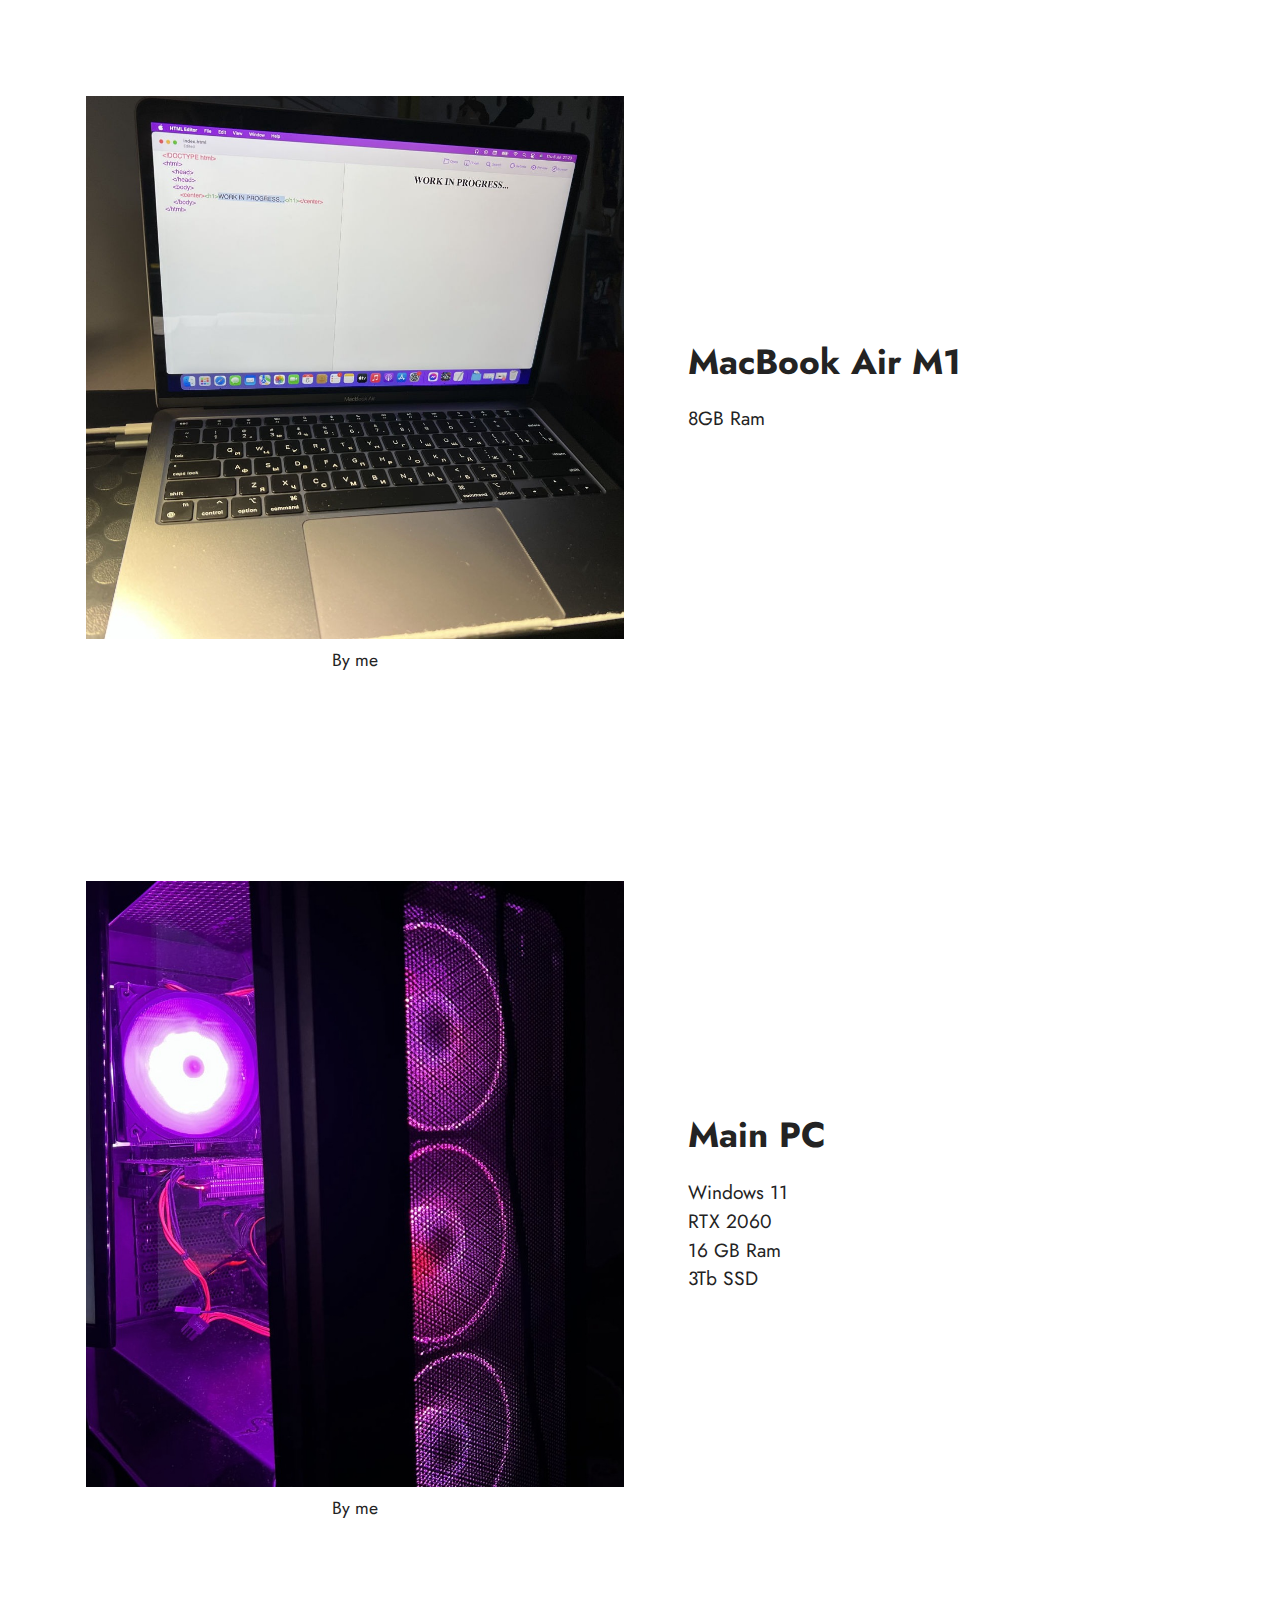
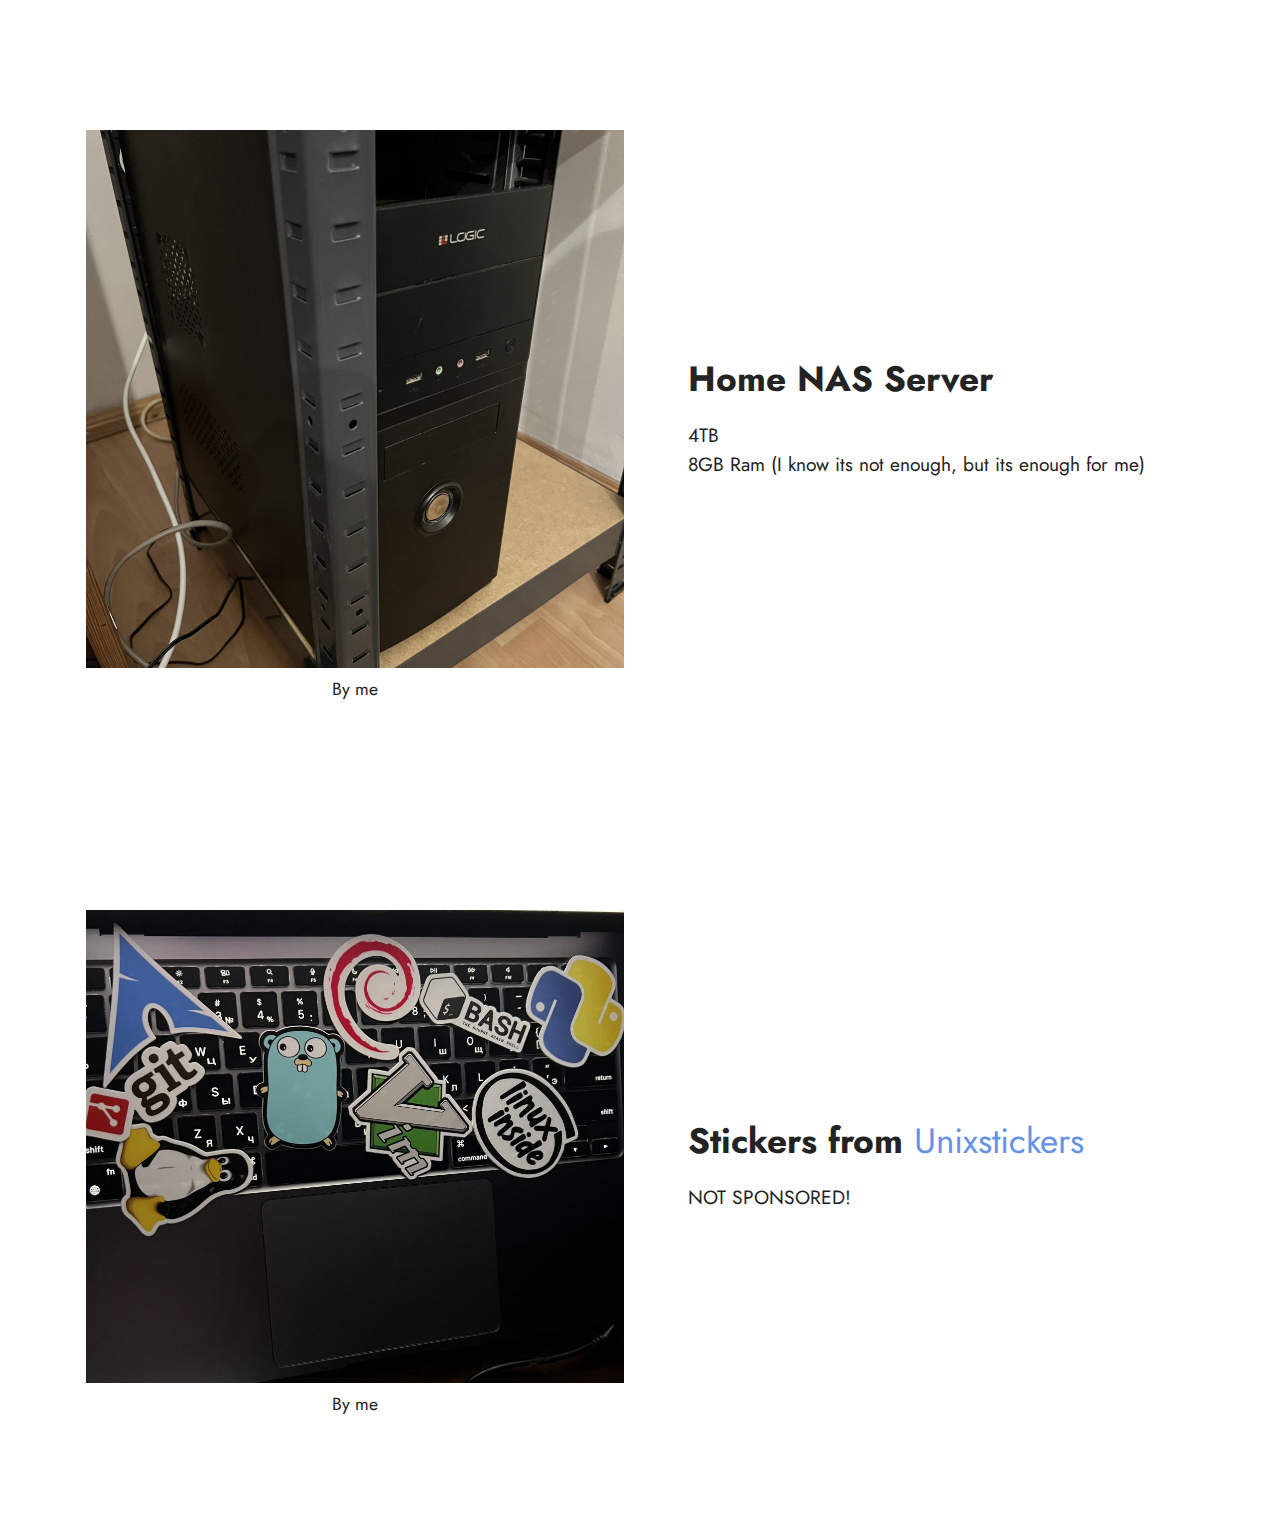
<file: tech/index.html>
<!DOCTYPE html>
<html  >
<head>
    
  
  <title>tech</title>
  <link rel="stylesheet" href="assets/tether/tether.min.css">
  <link rel="stylesheet" href="assets/bootstrap/css/bootstrap.min.css">
  <link rel="stylesheet" href="assets/bootstrap/css/bootstrap-grid.min.css">
  <link rel="stylesheet" href="assets/bootstrap/css/bootstrap-reboot.min.css">
  <link rel="stylesheet" href="assets/theme/css/style.css">
  <link rel="preload" as="style" href="assets/mobirise/css/mbr-additional.css"><link rel="stylesheet" href="assets/mobirise/css/mbr-additional.css" type="text/css">
  
  
  
  
</head>
<body>
  
  <section class="image1 cid-tJggxknP5L" id="image1-q">
    

    

    <div class="container">
        <div class="row align-items-center">
            <div class="col-12 col-lg-6">
                <div class="image-wrapper">
                    <img src="assets/images/macbook-1076x1076.jpeg" alt="macbook">
                    <p class="mbr-description mbr-fonts-style pt-2 align-center display-4">By me</p>
                </div>
            </div>
            <div class="col-12 col-lg">
                <div class="text-wrapper">
                    <h3 class="mbr-section-title mbr-fonts-style mb-3 display-5">
                        <strong>MacBook Air M1</strong></h3>
                    <p class="mbr-text mbr-fonts-style display-7">
                        8GB Ram</p>
                </div>
            </div>
        </div>
    </div>
</section>

<section class="image1 cid-tJggysM1te" id="image1-s">
    

    

    <div class="container">
        <div class="row align-items-center">
            <div class="col-12 col-lg-6">
                <div class="image-wrapper">
                    <img src="assets/images/img-30-1076x1076.jpeg" alt="pl">
                    <p class="mbr-description mbr-fonts-style pt-2 align-center display-4">
                    By me</p>
                </div>
            </div>
            <div class="col-12 col-lg">
                <div class="text-wrapper">
                    <h3 class="mbr-section-title mbr-fonts-style mb-3 display-5">
                        <strong>Main PC</strong></h3>
                    <p class="mbr-text mbr-fonts-style display-7">
                        Windows 11<br>RTX 2060<br>16 GB Ram<br>3Tb SSD</p>
                </div>
            </div>
        </div>
    </div>
</section>

<section class="image1 cid-tJggyjqedk" id="image1-r">
    

    

    <div class="container">
        <div class="row align-items-center">
            <div class="col-12 col-lg-6">
                <div class="image-wrapper">
                    <img src="assets/images/img-31-1076x1076.jpg" alt="">
                    <p class="mbr-description mbr-fonts-style pt-2 align-center display-4">
                    By me</p>
                </div>
            </div>
            <div class="col-12 col-lg">
                <div class="text-wrapper">
                    <h3 class="mbr-section-title mbr-fonts-style mb-3 display-5"><strong>Home NAS Server</strong></h3>
                    <p class="mbr-text mbr-fonts-style display-7">4TB<br>8GB Ram (I know its not enough, but its enough for me)</p>
                </div>
            </div>
        </div>
    </div>
</section>

<section class="image1 cid-tJggyYnpMl" id="image1-t">
    

    

    <div class="container">
        <div class="row align-items-center">
            <div class="col-12 col-lg-6">
                <div class="image-wrapper">
                    <img src="assets/images/img-26-1076x1076.jpeg" alt="">
                    <p class="mbr-description mbr-fonts-style pt-2 align-center display-4">
                    By me</p>
                </div>
            </div>
            <div class="col-12 col-lg">
                <div class="text-wrapper">
                    <h3 class="mbr-section-title mbr-fonts-style mb-3 display-5"><strong>Stickers from <a href="https://www.stickermule.com/en-de/unixstickers" class="text-primary" target="_blank">Unixstickers</a></strong></h3>
                    <p class="mbr-text mbr-fonts-style display-7">
                        NOT SPONSORED!</p>
                </div>
            </div>
        </div>
    </div>
</body>
</html>
</file>
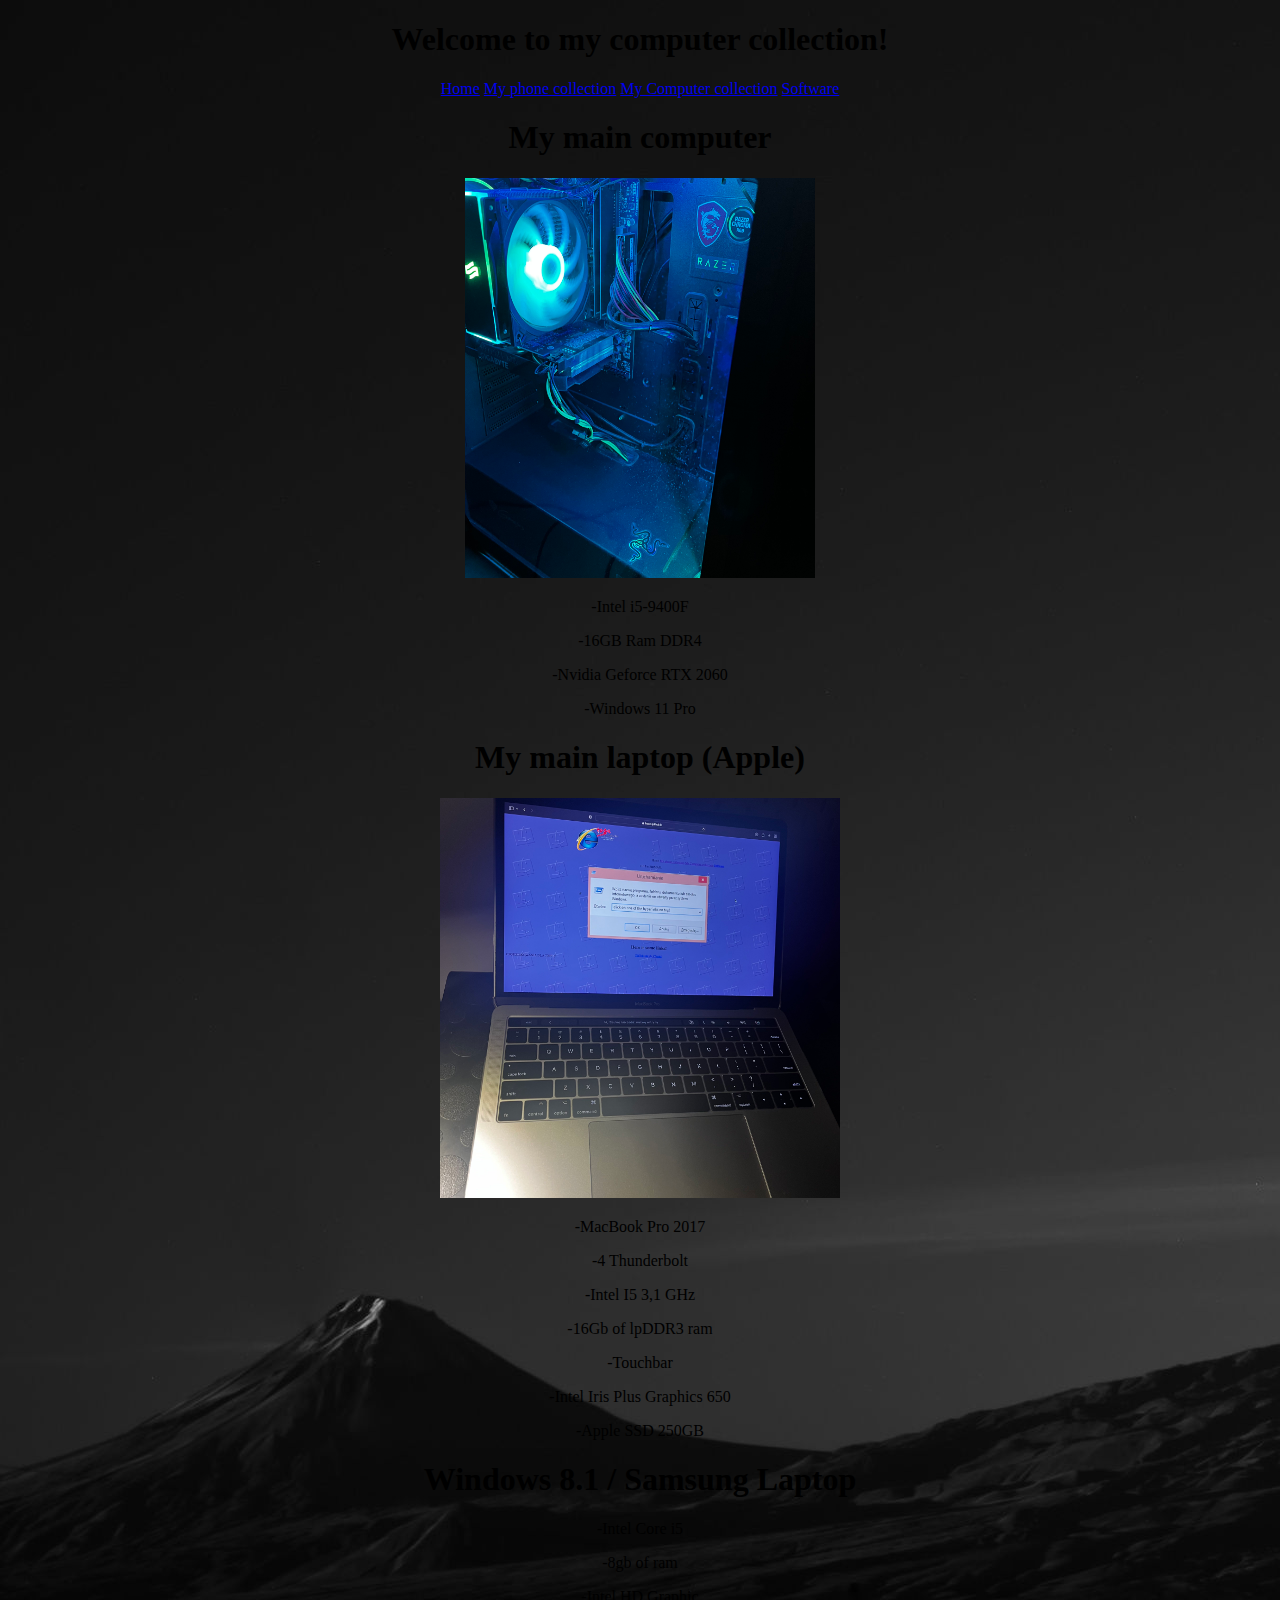
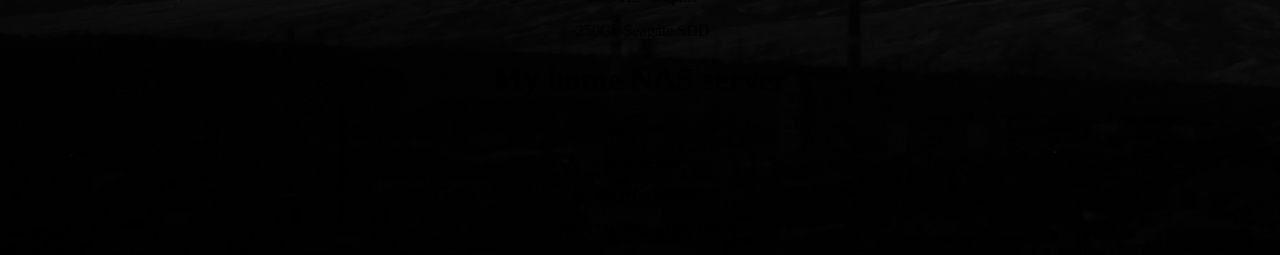
<file: mypcs.html>
<!DOCTYPE html>
<html>
	<head>
	<center>

		
	<title>My Computers and laptops</title>
	<link rel="stylesheet" href="style.css">
		<meta charset=utf-8">
		
		
		
			</style>
	</head>
	
	<body>
	
	<h1>Welcome to my computer collection!</h1>
	
	<a href="index.html">Home</a>
	<a href="myphones.html">My phone collection</a>
	<a href="mypcs.html">My Computer collection</a>
  <a href="soft.html">Software</a>
	
		<h1>My main computer</h1>
		<img src="images\PC/MainPC.jpg" alt="iPhone 13 mini" width="350" height="400">

			<p>-Intel i5-9400F</p>
			<p>-16GB Ram DDR4</p>
			<p>-Nvidia Geforce RTX 2060</p>
			<p>-Windows 11 Pro</p>
		<h1>My main laptop (Apple)</h1>
		<img src="images\PC/MacBook.jpg" alt="iPhone 13 mini" width="400" height="400">
			<p>-MacBook Pro 2017</p>
			<p>-4 Thunderbolt
			<p>-Intel I5 3,1 GHz</p>
			<p>-16Gb of lpDDR3 ram</p>
			<p>-Touchbar</p>
			<p>-Intel Iris Plus Graphics 650</p>
			<p>-Apple SSD 250GB</p>
		<h1>Windows 8.1 / Samsung Laptop</h1>
			<p>-Intel Core i5</p>
			<p>-8gb of ram</p>
			<p>-Intel HD Graphic</p>
			<p>-250Gb Seagate SDD</p>
		<h1>My home NAS server</h2>
			<p>-Intel Core i3</p>
			<p>-8GB of ram</p>
			<p>-Intel HD Graphic</p>
			<p>-2TB (1TB SSD + 1TB HDD)</p>
</file>
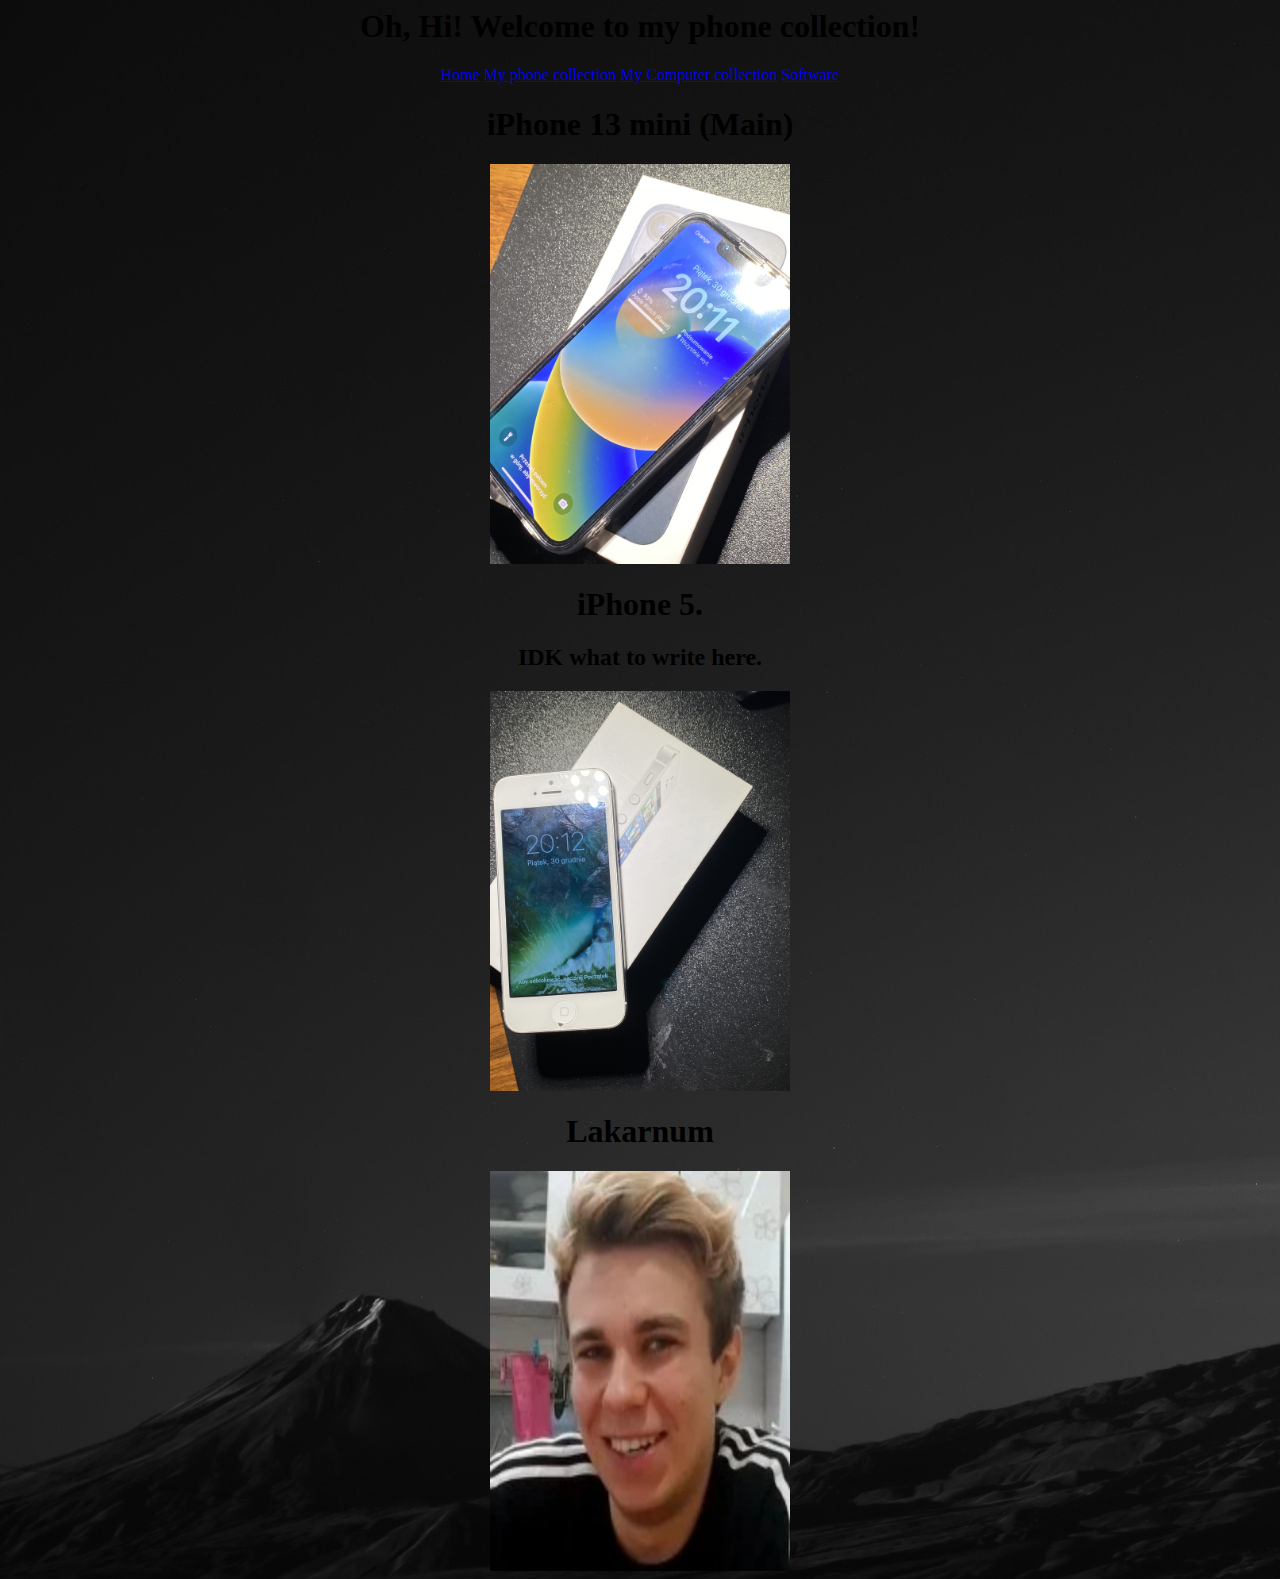
<file: myphones.html>
<html>
	<head>
	<center>
	

		
	<title>My phones!</title>
	<link rel="stylesheet" href="style.css">
		<meta charset=utf-8">
		
		
		
			</style>
	</head>
	
	<body>
	
	<h1>Oh, Hi! Welcome to my phone collection!</h1>
	
	 <a href="index.html">Home</a>
	<a href="myphones.html">My phone collection</a>
	<a href="mypcs.html">My Computer collection</a>
  <a href="soft.html">Software</a>
	
	<h1>iPhone 13 mini (Main)</h1>
	
			<img src="images\phones\iPhone13Mini.jpg" alt="iPhone 13 mini" width="300" height="400">
		<h1>iPhone 5.</h1>
		
	<h2>IDK what to write here.</h2>
	
			<img src="images/phones/iPhone5.jpg" alt="iPhone 5" width="300" height="400">

	<h1>Lakarnum</h1>
	
			<img src="images\lakarnum.jpg" alt="TIME TO COLD BEER" width="300" height="400">
	</center>
	</html>
</file>
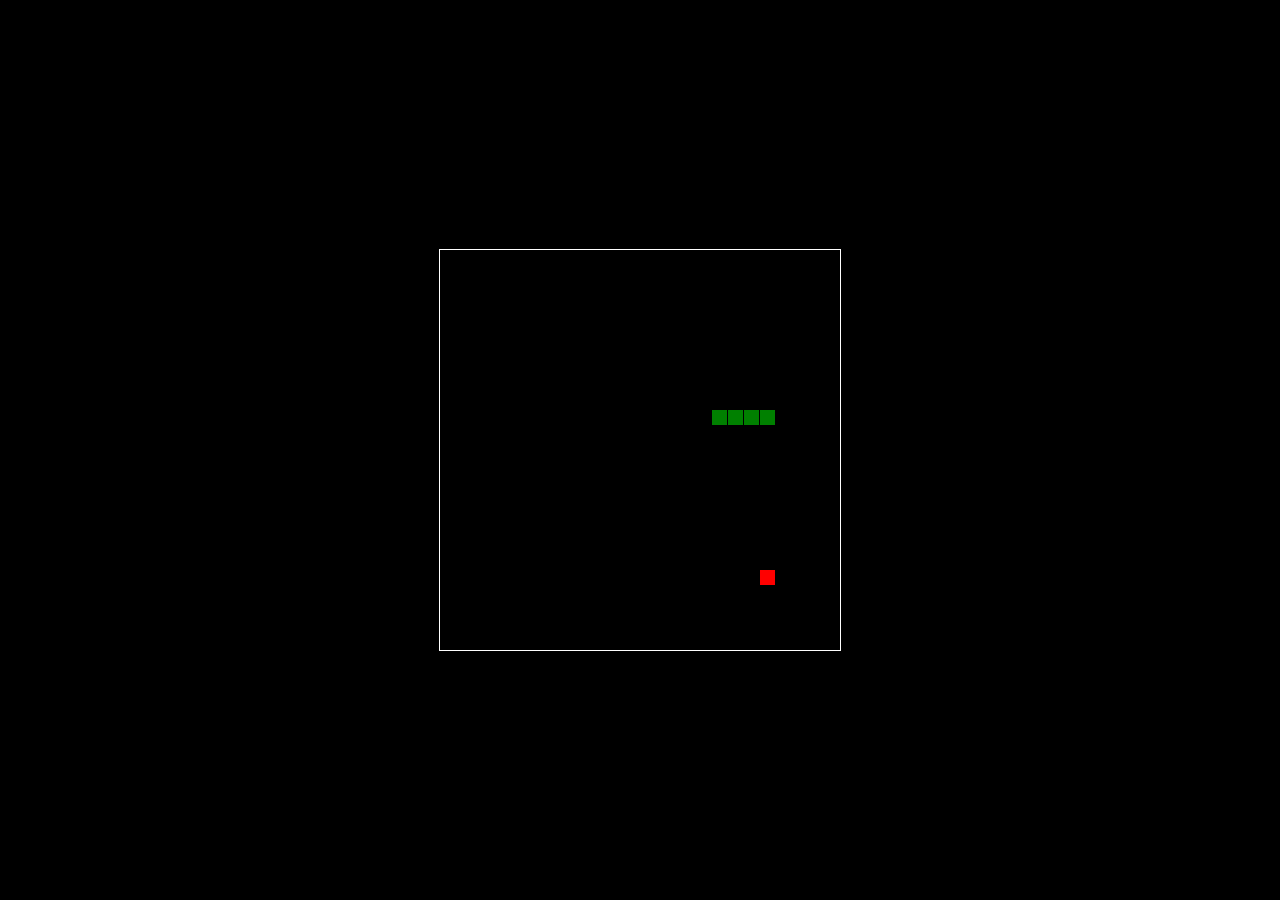
<file: snejk.html>
<!DOCTYPE html>
<html>
<head>
  <title></title>
  <style>
  html, body {
    height: 100%;
    margin: 0;
  }

  body {
    background: black;
    display: flex;
    align-items: center;
    justify-content: center;
  }
  canvas {
    border: 1px solid white;
  }
  </style>
</head>
<body>
<canvas width="400" height="400" id="game"></canvas>
<script>
var canvas = document.getElementById('game');
var context = canvas.getContext('2d');

var grid = 16;
var count = 0;
  
var snake = {
  x: 160,
  y: 160,
  
  // snake velocity. moves one grid length every frame in either the x or y direction
  dx: grid,
  dy: 0,
  
  // keep track of all grids the snake body occupies
  cells: [],
  
  // length of the snake. grows when eating an apple
  maxCells: 4
};
var apple = {
  x: 320,
  y: 320
};

// get random whole numbers in a specific range
// @see https://stackoverflow.com/a/1527820/2124254
function getRandomInt(min, max) {
  return Math.floor(Math.random() * (max - min)) + min;
}

// game loop
function loop() {
  requestAnimationFrame(loop);

  // slow game loop to 15 fps instead of 60 (60/15 = 4)
  if (++count < 4) {
    return;
  }

  count = 0;
  context.clearRect(0,0,canvas.width,canvas.height);

  // move snake by it's velocity
  snake.x += snake.dx;
  snake.y += snake.dy;

  // wrap snake position horizontally on edge of screen
  if (snake.x < 0) {
    snake.x = canvas.width - grid;
  }
  else if (snake.x >= canvas.width) {
    snake.x = 0;
  }
  
  // wrap snake position vertically on edge of screen
  if (snake.y < 0) {
    snake.y = canvas.height - grid;
  }
  else if (snake.y >= canvas.height) {
    snake.y = 0;
  }

  // keep track of where snake has been. front of the array is always the head
  snake.cells.unshift({x: snake.x, y: snake.y});

  // remove cells as we move away from them
  if (snake.cells.length > snake.maxCells) {
    snake.cells.pop();
  }

  // draw apple
  context.fillStyle = 'red';
  context.fillRect(apple.x, apple.y, grid-1, grid-1);

  // draw snake one cell at a time
  context.fillStyle = 'green';
  snake.cells.forEach(function(cell, index) {
    
    // drawing 1 px smaller than the grid creates a grid effect in the snake body so you can see how long it is
    context.fillRect(cell.x, cell.y, grid-1, grid-1);  

    // snake ate apple
    if (cell.x === apple.x && cell.y === apple.y) {
      snake.maxCells++;

      // canvas is 400x400 which is 25x25 grids 
      apple.x = getRandomInt(0, 25) * grid;
      apple.y = getRandomInt(0, 25) * grid;
    }

    // check collision with all cells after this one (modified bubble sort)
    for (var i = index + 1; i < snake.cells.length; i++) {
      
      // snake occupies same space as a body part. reset game
      if (cell.x === snake.cells[i].x && cell.y === snake.cells[i].y) {
        snake.x = 160;
        snake.y = 160;
        snake.cells = [];
        snake.maxCells = 4;
        snake.dx = grid;
        snake.dy = 0;

        apple.x = getRandomInt(0, 25) * grid;
        apple.y = getRandomInt(0, 25) * grid;
      }
    }
  });
}

// listen to keyboard events to move the snake
document.addEventListener('keydown', function(e) {
  // prevent snake from backtracking on itself by checking that it's 
  // not already moving on the same axis (pressing left while moving
  // left won't do anything, and pressing right while moving left
  // shouldn't let you collide with your own body)
  
  // left arrow key
  if (e.which === 37 && snake.dx === 0) {
    snake.dx = -grid;
    snake.dy = 0;
  }
  // up arrow key
  else if (e.which === 38 && snake.dy === 0) {
    snake.dy = -grid;
    snake.dx = 0;
  }
  // right arrow key
  else if (e.which === 39 && snake.dx === 0) {
    snake.dx = grid;
    snake.dy = 0;
  }
  // down arrow key
  else if (e.which === 40 && snake.dy === 0) {
    snake.dy = grid;
    snake.dx = 0;
  }
});

// start the game
requestAnimationFrame(loop);
</script>
</body>
</html>
</file>
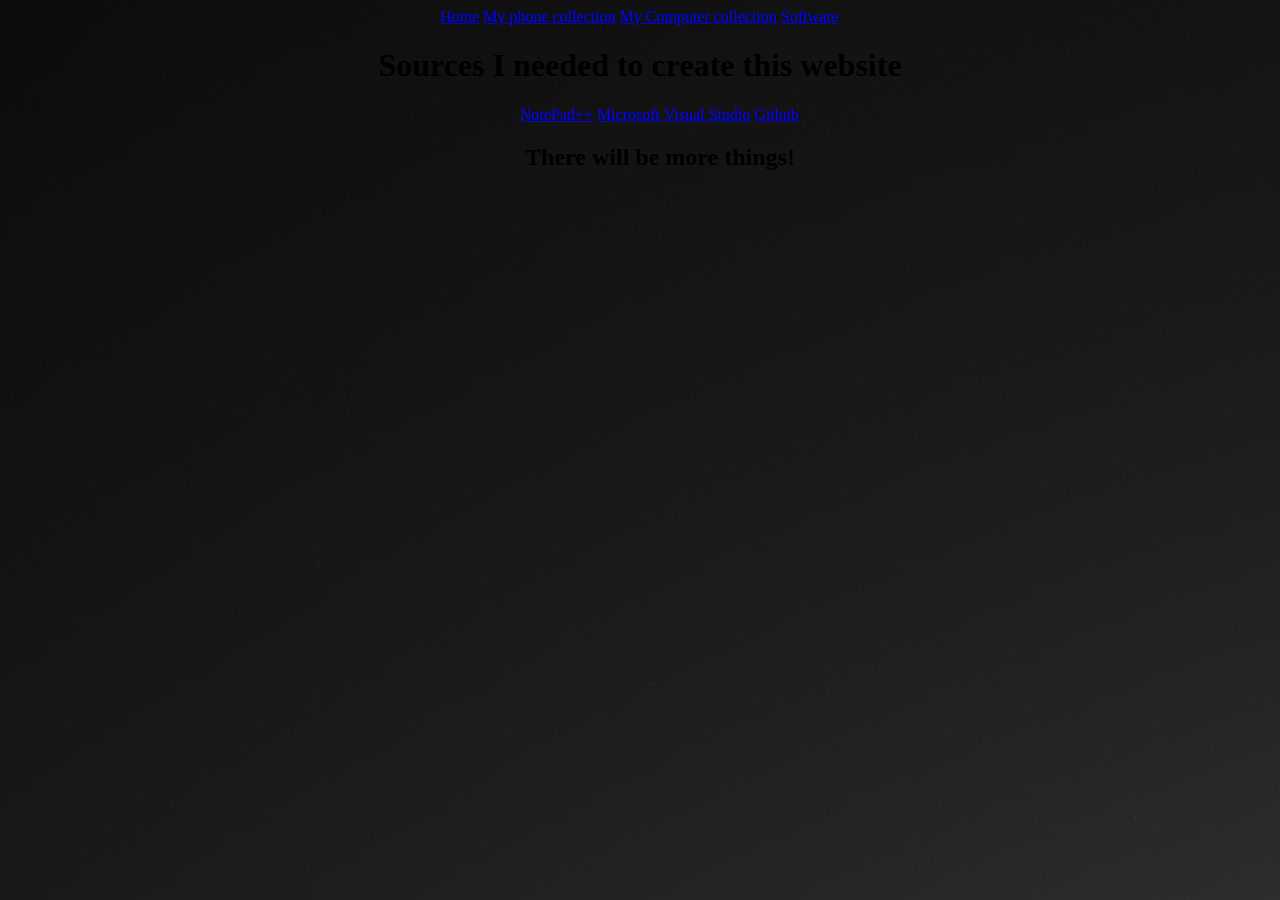
<file: soft.html>
<html>
	<head>
	<center>
	

		
	<title>Software!</title>
	<link rel="stylesheet" href="style.css">
		<meta charset=utf-8">
		
		
		
			</style>
	</head>
	
	<body>
	
	
	<a href="index.html">Home</a>
	<a href="myphones.html">My phone collection</a>
	<a href="mypcs.html">My Computer collection</a>
  <a href="soft.html">Software</a>
	
		<h1>Sources I needed to create this website</h1>
		
	
	<ul>
	
                     <a href="https://notepad-plus-plus.org/downloads/">NotePad++</a>
		     <a href="https://visualstudio.microsoft.com/">Microsoft Visual Studio</a>
		     <a href="https://Github.com">Github</a>						      
	<h2>There will be more things!</h2>                   
	</ul>
</file>
<file: tech/assets/theme/css/style.css>
@charset "UTF-8";
section {
  background-color: #ffffff;
}

body {
  font-style: normal;
  line-height: 1.5;
  font-weight: 400;
  color: #232323;
  position: relative;
}

section,
.container,
.container-fluid {
  position: relative;
  word-wrap: break-word;
}

a.mbr-iconfont:hover {
  text-decoration: none;
}

.article .lead p,
.article .lead ul,
.article .lead ol,
.article .lead pre,
.article .lead blockquote {
  margin-bottom: 0;
}

a {
  font-style: normal;
  font-weight: 400;
  cursor: pointer;
}
a, a:hover {
  text-decoration: none;
}

.mbr-section-title {
  font-style: normal;
  line-height: 1.3;
}

.mbr-section-subtitle {
  line-height: 1.3;
}

.mbr-text {
  font-style: normal;
  line-height: 1.7;
}

h1,
h2,
h3,
h4,
h5,
h6,
.display-1,
.display-2,
.display-4,
.display-5,
.display-7,
span,
p,
a {
  line-height: 1;
  word-break: break-word;
  word-wrap: break-word;
  font-weight: 400;
}

b,
strong {
  font-weight: bold;
}

input:-webkit-autofill, input:-webkit-autofill:hover, input:-webkit-autofill:focus, input:-webkit-autofill:active {
  transition-delay: 9999s;
  -webkit-transition-property: background-color, color;
  transition-property: background-color, color;
}

textarea[type=hidden] {
  display: none;
}

section {
  background-position: 50% 50%;
  background-repeat: no-repeat;
  background-size: cover;
}
section .mbr-background-video,
section .mbr-background-video-preview {
  position: absolute;
  bottom: 0;
  left: 0;
  right: 0;
  top: 0;
}

.hidden {
  visibility: hidden;
}

.mbr-z-index20 {
  z-index: 20;
}

/*! Base colors */
.mbr-white {
  color: #ffffff;
}

.mbr-black {
  color: #111111;
}

.mbr-bg-white {
  background-color: #ffffff;
}

.mbr-bg-black {
  background-color: #000000;
}

/*! Text-aligns */
.align-left {
  text-align: left;
}

.align-center {
  text-align: center;
}

.align-right {
  text-align: right;
}

/*! Font-weight  */
.mbr-light {
  font-weight: 300;
}

.mbr-regular {
  font-weight: 400;
}

.mbr-semibold {
  font-weight: 500;
}

.mbr-bold {
  font-weight: 700;
}

/*! Media  */
.media-content {
  flex-basis: 100%;
}

.media-container-row {
  display: flex;
  flex-direction: row;
  flex-wrap: wrap;
  justify-content: center;
  align-content: center;
  align-items: start;
}
.media-container-row .media-size-item {
  width: 400px;
}

.media-container-column {
  display: flex;
  flex-direction: column;
  flex-wrap: wrap;
  justify-content: center;
  align-content: center;
  align-items: stretch;
}
.media-container-column > * {
  width: 100%;
}

@media (min-width: 992px) {
  .media-container-row {
    flex-wrap: nowrap;
  }
}
figure {
  margin-bottom: 0;
  overflow: hidden;
}

figure[mbr-media-size] {
  transition: width 0.1s;
}

img,
iframe {
  display: block;
  width: 100%;
}

.card {
  background-color: transparent;
  border: none;
}

.card-box {
  width: 100%;
}

.card-img {
  text-align: center;
  flex-shrink: 0;
  -webkit-flex-shrink: 0;
}

.media {
  max-width: 100%;
  margin: 0 auto;
}

.mbr-figure {
  align-self: center;
}

.media-container > div {
  max-width: 100%;
}

.mbr-figure img,
.card-img img {
  width: 100%;
}

@media (max-width: 991px) {
  .media-size-item {
    width: auto !important;
  }

  .media {
    width: auto;
  }

  .mbr-figure {
    width: 100% !important;
  }
}
/*! Buttons */
.mbr-section-btn {
  margin-left: -0.6rem;
  margin-right: -0.6rem;
  font-size: 0;
}

.btn {
  font-weight: 600;
  border-width: 1px;
  font-style: normal;
  margin: 0.6rem 0.6rem;
  white-space: normal;
  transition: all 0.2s ease-in-out;
  display: inline-flex;
  align-items: center;
  justify-content: center;
  word-break: break-word;
}

.btn-sm {
  font-weight: 600;
  letter-spacing: 0px;
  transition: all 0.3s ease-in-out;
}

.btn-md {
  font-weight: 600;
  letter-spacing: 0px;
  transition: all 0.3s ease-in-out;
}

.btn-lg {
  font-weight: 600;
  letter-spacing: 0px;
  transition: all 0.3s ease-in-out;
}

.btn-form {
  margin: 0;
}
.btn-form:hover {
  cursor: pointer;
}

nav .mbr-section-btn {
  margin-left: 0rem;
  margin-right: 0rem;
}

/*! Btn icon margin */
.btn .mbr-iconfont,
.btn.btn-sm .mbr-iconfont {
  order: 1;
  cursor: pointer;
  margin-left: 0.5rem;
  vertical-align: sub;
}

.btn.btn-md .mbr-iconfont,
.btn.btn-md .mbr-iconfont {
  margin-left: 0.8rem;
}

.mbr-regular {
  font-weight: 400;
}

.mbr-semibold {
  font-weight: 500;
}

.mbr-bold {
  font-weight: 700;
}

[type=submit] {
  -webkit-appearance: none;
}

/*! Full-screen */
.mbr-fullscreen .mbr-overlay {
  min-height: 100vh;
}

.mbr-fullscreen {
  display: flex;
  display: -moz-flex;
  display: -ms-flex;
  display: -o-flex;
  align-items: center;
  min-height: 100vh;
  padding-top: 3rem;
  padding-bottom: 3rem;
}

/*! Map */
.map {
  height: 25rem;
  position: relative;
}
.map iframe {
  width: 100%;
  height: 100%;
}

/*! Scroll to top arrow */
.mbr-arrow-up {
  bottom: 25px;
  right: 90px;
  position: fixed;
  text-align: right;
  z-index: 5000;
  color: #ffffff;
  font-size: 22px;
}

.mbr-arrow-up a {
  background: rgba(0, 0, 0, 0.2);
  border-radius: 50%;
  color: #fff;
  display: inline-block;
  height: 60px;
  width: 60px;
  border: 2px solid #fff;
  outline-style: none !important;
  position: relative;
  text-decoration: none;
  transition: all 0.3s ease-in-out;
  cursor: pointer;
  text-align: center;
}
.mbr-arrow-up a:hover {
  background-color: rgba(0, 0, 0, 0.4);
}
.mbr-arrow-up a i {
  line-height: 60px;
}

.mbr-arrow-up-icon {
  display: block;
  color: #fff;
}

.mbr-arrow-up-icon::before {
  content: "›";
  display: inline-block;
  font-family: serif;
  font-size: 22px;
  line-height: 1;
  font-style: normal;
  position: relative;
  top: 6px;
  left: -4px;
  transform: rotate(-90deg);
}

/*! Arrow Down */
.mbr-arrow {
  position: absolute;
  bottom: 45px;
  left: 50%;
  width: 60px;
  height: 60px;
  cursor: pointer;
  background-color: rgba(80, 80, 80, 0.5);
  border-radius: 50%;
  transform: translateX(-50%);
}
@media (max-width: 767px) {
  .mbr-arrow {
    display: none;
  }
}
.mbr-arrow > a {
  display: inline-block;
  text-decoration: none;
  outline-style: none;
  -webkit-animation: arrowdown 1.7s ease-in-out infinite;
          animation: arrowdown 1.7s ease-in-out infinite;
  color: #ffffff;
}
.mbr-arrow > a > i {
  position: absolute;
  top: -2px;
  left: 15px;
  font-size: 2rem;
}

#scrollToTop a i::before {
  content: "";
  position: absolute;
  display: block;
  border-bottom: 2.5px solid #fff;
  border-left: 2.5px solid #fff;
  width: 27.8%;
  height: 27.8%;
  left: 50%;
  top: 51%;
  transform: translateY(-30%) translateX(-50%) rotate(135deg);
}

@keyframes arrowdown {
  0% {
    transform: translateY(0px);
  }
  50% {
    transform: translateY(-5px);
  }
  100% {
    transform: translateY(0px);
  }
}
@-webkit-keyframes arrowdown {
  0% {
    transform: translateY(0px);
  }
  50% {
    transform: translateY(-5px);
  }
  100% {
    transform: translateY(0px);
  }
}
@media (max-width: 500px) {
  .mbr-arrow-up {
    left: 0;
    right: 0;
    text-align: center;
  }
}
/*Gradients animation*/
@keyframes gradient-animation {
  from {
    background-position: 0% 100%;
    -webkit-animation-timing-function: ease-in-out;
            animation-timing-function: ease-in-out;
  }
  to {
    background-position: 100% 0%;
    -webkit-animation-timing-function: ease-in-out;
            animation-timing-function: ease-in-out;
  }
}
@-webkit-keyframes gradient-animation {
  from {
    background-position: 0% 100%;
    -webkit-animation-timing-function: ease-in-out;
            animation-timing-function: ease-in-out;
  }
  to {
    background-position: 100% 0%;
    -webkit-animation-timing-function: ease-in-out;
            animation-timing-function: ease-in-out;
  }
}
.bg-gradient {
  background-size: 200% 200%;
  animation: gradient-animation 5s infinite alternate;
  -webkit-animation: gradient-animation 5s infinite alternate;
}

.menu .navbar-brand {
  display: -webkit-flex;
}
.menu .navbar-brand span {
  display: flex;
  display: -webkit-flex;
}
.menu .navbar-brand .navbar-caption-wrap {
  display: -webkit-flex;
}
.menu .navbar-brand .navbar-logo img {
  display: -webkit-flex;
  width: auto;
}
@media (min-width: 768px) and (max-width: 991px) {
  .menu .navbar-toggleable-sm .navbar-nav {
    display: -ms-flexbox;
  }
}
@media (max-width: 991px) {
  .menu .navbar-collapse {
    max-height: 93.5vh;
  }
  .menu .navbar-collapse.show {
    overflow: auto;
  }
}
@media (min-width: 992px) {
  .menu .navbar-nav.nav-dropdown {
    display: -webkit-flex;
  }
  .menu .navbar-toggleable-sm .navbar-collapse {
    display: -webkit-flex !important;
  }
  .menu .collapsed .navbar-collapse {
    max-height: 93.5vh;
  }
  .menu .collapsed .navbar-collapse.show {
    overflow: auto;
  }
}
@media (max-width: 767px) {
  .menu .navbar-collapse {
    max-height: 80vh;
  }
}

.nav-link .mbr-iconfont {
  margin-right: 0.5rem;
}

.navbar {
  display: -webkit-flex;
  -webkit-flex-wrap: wrap;
  -webkit-align-items: center;
  -webkit-justify-content: space-between;
}

.navbar-collapse {
  -webkit-flex-basis: 100%;
  -webkit-flex-grow: 1;
  -webkit-align-items: center;
}

.nav-dropdown .link {
  padding: 0.667em 1.667em !important;
  margin: 0 !important;
}

.nav {
  display: -webkit-flex;
  -webkit-flex-wrap: wrap;
}

.row {
  display: -webkit-flex;
  -webkit-flex-wrap: wrap;
}

.justify-content-center {
  -webkit-justify-content: center;
}

.form-inline {
  display: -webkit-flex;
}

.card-wrapper {
  -webkit-flex: 1;
}

.carousel-control {
  z-index: 10;
  display: -webkit-flex;
}

.carousel-controls {
  display: -webkit-flex;
}

.media {
  display: -webkit-flex;
}

.form-group:focus {
  outline: none;
}

.jq-selectbox__select {
  padding: 7px 0;
  position: relative;
}

.jq-selectbox__dropdown {
  overflow: hidden;
  border-radius: 10px;
  position: absolute;
  top: 100%;
  left: 0 !important;
  width: 100% !important;
}

.jq-selectbox__trigger-arrow {
  right: 0;
  transform: translateY(-50%);
}

.jq-selectbox li {
  padding: 1.07em 0.5em;
}

input[type=range] {
  padding-left: 0 !important;
  padding-right: 0 !important;
}

.modal-dialog,
.modal-content {
  height: 100%;
}

.modal-dialog .carousel-inner {
  height: calc(100vh - 1.75rem);
}
@media (max-width: 575px) {
  .modal-dialog .carousel-inner {
    height: calc(100vh - 1rem);
  }
}

.carousel-item {
  text-align: center;
}

.carousel-item img {
  margin: auto;
}

.navbar-toggler {
  align-self: flex-start;
  padding: 0.25rem 0.75rem;
  font-size: 1.25rem;
  line-height: 1;
  background: transparent;
  border: 1px solid transparent;
  border-radius: 0.25rem;
}

.navbar-toggler:focus,
.navbar-toggler:hover {
  text-decoration: none;
}

.navbar-toggler-icon {
  display: inline-block;
  width: 1.5em;
  height: 1.5em;
  vertical-align: middle;
  content: "";
  background: no-repeat center center;
  background-size: 100% 100%;
}

.navbar-toggler-left {
  position: absolute;
  left: 1rem;
}

.navbar-toggler-right {
  position: absolute;
  right: 1rem;
}

.card-img {
  width: auto;
}

.menu .navbar.collapsed:not(.beta-menu) {
  flex-direction: column;
}

.carousel-item.active,
.carousel-item-next,
.carousel-item-prev {
  display: flex;
}

.note-air-layout .dropup .dropdown-menu,
.note-air-layout .navbar-fixed-bottom .dropdown .dropdown-menu {
  bottom: initial !important;
}

html,
body {
  height: auto;
  min-height: 100vh;
}

.dropup .dropdown-toggle::after {
  display: none;
}

.form-asterisk {
  font-family: initial;
  position: absolute;
  top: -2px;
  font-weight: normal;
}

.form-control-label {
  position: relative;
  cursor: pointer;
  margin-bottom: 0.357em;
  padding: 0;
}

.alert {
  color: #ffffff;
  border-radius: 0;
  border: 0;
  font-size: 1.1rem;
  line-height: 1.5;
  margin-bottom: 1.875rem;
  padding: 1.25rem;
  position: relative;
  text-align: center;
}
.alert.alert-form::after {
  background-color: inherit;
  bottom: -7px;
  content: "";
  display: block;
  height: 14px;
  left: 50%;
  margin-left: -7px;
  position: absolute;
  transform: rotate(45deg);
  width: 14px;
}

.form-control {
  background-color: #ffffff;
  background-clip: border-box;
  color: #232323;
  line-height: 1rem !important;
  height: auto;
  padding: 0.6rem 1.2rem;
  transition: border-color 0.25s ease 0s;
  border: 1px solid transparent !important;
  border-radius: 4px;
  box-shadow: rgba(0, 0, 0, 0.07) 0px 1px 1px 0px, rgba(0, 0, 0, 0.07) 0px 1px 3px 0px, rgba(0, 0, 0, 0.03) 0px 0px 0px 1px;
}
.form-active .form-control:invalid {
  border-color: red;
}

form .row {
  margin-left: -0.6rem;
  margin-right: -0.6rem;
}
form .row [class*=col] {
  padding-left: 0.6rem;
  padding-right: 0.6rem;
}

form .mbr-section-btn {
  margin: 0;
  padding-left: 0.6rem;
  padding-right: 0.6rem;
}

form .btn {
  display: flex;
  padding: 0.6rem 1.2rem;
  margin: 0;
}

form .form-check-input {
  margin-top: 0.5;
}

textarea.form-control {
  line-height: 1.5rem !important;
}

.form-group {
  margin-bottom: 1.2rem;
}

.form-control,
form .btn {
  min-height: 48px;
}

.gdpr-block label span.textGDPR input[name=gdpr] {
  top: 7px;
}

.form-control:focus {
  box-shadow: none;
}

:focus {
  outline: none;
}

.mbr-overlay {
  background-color: #000;
  bottom: 0;
  left: 0;
  opacity: 0.5;
  position: absolute;
  right: 0;
  top: 0;
  z-index: 0;
  pointer-events: none;
}

blockquote {
  font-style: italic;
  padding: 3rem;
  font-size: 1.09rem;
  position: relative;
  border-left: 3px solid;
}

ul,
ol,
pre,
blockquote {
  margin-bottom: 2.3125rem;
}

.mt-4 {
  margin-top: 2rem !important;
}

.mb-4 {
  margin-bottom: 2rem !important;
}

@media (min-width: 992px) {
  .container {
    padding-left: 16px;
    padding-right: 16px;
  }

  .row {
    margin-left: -16px;
    margin-right: -16px;
  }
  .row > [class*=col] {
    padding-left: 16px;
    padding-right: 16px;
  }
}
@media (min-width: 768px) {
  .container-fluid {
    padding-left: 32px;
    padding-right: 32px;
  }
}
@media (min-width: 768px) and (max-width: 991px) {
  .mbr-container {
    padding-left: 32px;
    padding-right: 32px;
  }
}
@media (max-width: 767px) {
  .mbr-container {
    padding-left: 16px;
    padding-right: 16px;
  }
}
.card-wrapper,
.item-wrapper {
  overflow: hidden;
}

.app-video-wrapper > img {
  opacity: 1;
}.engine {
	position: absolute;
	text-indent: -2400px;
	text-align: center;
	padding: 0;
	top: 0;
	left: -2400px;
}
</file>
<file: tech/assets/mobirise/css/mbr-additional.css>
@import url(https://fonts.googleapis.com/css?family=Jost:100,200,300,400,500,600,700,800,900,100i,200i,300i,400i,500i,600i,700i,800i,900i&display=swap);





body {
  font-family: Jost;
}
.display-1 {
  font-family: 'Jost', sans-serif;
  font-size: 4.6rem;
  line-height: 1.1;
}
.display-1 > .mbr-iconfont {
  font-size: 5.75rem;
}
.display-2 {
  font-family: 'Jost', sans-serif;
  font-size: 3rem;
  line-height: 1.1;
}
.display-2 > .mbr-iconfont {
  font-size: 3.75rem;
}
.display-4 {
  font-family: 'Jost', sans-serif;
  font-size: 1.1rem;
  line-height: 1.5;
}
.display-4 > .mbr-iconfont {
  font-size: 1.375rem;
}
.display-5 {
  font-family: 'Jost', sans-serif;
  font-size: 2.2rem;
  line-height: 1.5;
}
.display-5 > .mbr-iconfont {
  font-size: 2.75rem;
}
.display-7 {
  font-family: 'Jost', sans-serif;
  font-size: 1.2rem;
  line-height: 1.5;
}
.display-7 > .mbr-iconfont {
  font-size: 1.5rem;
}
/* ---- Fluid typography for mobile devices ---- */
/* 1.4 - font scale ratio ( bootstrap == 1.42857 ) */
/* 100vw - current viewport width */
/* (48 - 20)  48 == 48rem == 768px, 20 == 20rem == 320px(minimal supported viewport) */
/* 0.65 - min scale variable, may vary */
@media (max-width: 992px) {
  .display-1 {
    font-size: 3.68rem;
  }
}
@media (max-width: 768px) {
  .display-1 {
    font-size: 3.22rem;
    font-size: calc( 2.26rem + (4.6 - 2.26) * ((100vw - 20rem) / (48 - 20)));
    line-height: calc( 1.1 * (2.26rem + (4.6 - 2.26) * ((100vw - 20rem) / (48 - 20))));
  }
  .display-2 {
    font-size: 2.4rem;
    font-size: calc( 1.7rem + (3 - 1.7) * ((100vw - 20rem) / (48 - 20)));
    line-height: calc( 1.3 * (1.7rem + (3 - 1.7) * ((100vw - 20rem) / (48 - 20))));
  }
  .display-4 {
    font-size: 0.88rem;
    font-size: calc( 1.0350000000000001rem + (1.1 - 1.0350000000000001) * ((100vw - 20rem) / (48 - 20)));
    line-height: calc( 1.4 * (1.0350000000000001rem + (1.1 - 1.0350000000000001) * ((100vw - 20rem) / (48 - 20))));
  }
  .display-5 {
    font-size: 1.76rem;
    font-size: calc( 1.42rem + (2.2 - 1.42) * ((100vw - 20rem) / (48 - 20)));
    line-height: calc( 1.4 * (1.42rem + (2.2 - 1.42) * ((100vw - 20rem) / (48 - 20))));
  }
  .display-7 {
    font-size: 0.96rem;
    font-size: calc( 1.07rem + (1.2 - 1.07) * ((100vw - 20rem) / (48 - 20)));
    line-height: calc( 1.4 * (1.07rem + (1.2 - 1.07) * ((100vw - 20rem) / (48 - 20))));
  }
}
/* Buttons */
.btn {
  padding: 0.6rem 1.2rem;
  border-radius: 4px;
}
.btn-sm {
  padding: 0.6rem 1.2rem;
  border-radius: 4px;
}
.btn-md {
  padding: 0.6rem 1.2rem;
  border-radius: 4px;
}
.btn-lg {
  padding: 1rem 2.6rem;
  border-radius: 4px;
}
.bg-primary {
  background-color: #6592e6 !important;
}
.bg-success {
  background-color: #40b0bf !important;
}
.bg-info {
  background-color: #47b5ed !important;
}
.bg-warning {
  background-color: #ffe161 !important;
}
.bg-danger {
  background-color: #ff9966 !important;
}
.btn-primary,
.btn-primary:active {
  background-color: #6592e6 !important;
  border-color: #6592e6 !important;
  color: #ffffff !important;
  box-shadow: 0 2px 2px 0 rgba(0, 0, 0, 0.2);
}
.btn-primary:hover,
.btn-primary:focus,
.btn-primary.focus,
.btn-primary.active {
  color: #ffffff !important;
  background-color: #2260d2 !important;
  border-color: #2260d2 !important;
  box-shadow: 0 2px 5px 0 rgba(0, 0, 0, 0.2);
}
.btn-primary.disabled,
.btn-primary:disabled {
  color: #ffffff !important;
  background-color: #2260d2 !important;
  border-color: #2260d2 !important;
}
.btn-secondary,
.btn-secondary:active {
  background-color: #ff6666 !important;
  border-color: #ff6666 !important;
  color: #ffffff !important;
  box-shadow: 0 2px 2px 0 rgba(0, 0, 0, 0.2);
}
.btn-secondary:hover,
.btn-secondary:focus,
.btn-secondary.focus,
.btn-secondary.active {
  color: #ffffff !important;
  background-color: #ff0f0f !important;
  border-color: #ff0f0f !important;
  box-shadow: 0 2px 5px 0 rgba(0, 0, 0, 0.2);
}
.btn-secondary.disabled,
.btn-secondary:disabled {
  color: #ffffff !important;
  background-color: #ff0f0f !important;
  border-color: #ff0f0f !important;
}
.btn-info,
.btn-info:active {
  background-color: #47b5ed !important;
  border-color: #47b5ed !important;
  color: #ffffff !important;
  box-shadow: 0 2px 2px 0 rgba(0, 0, 0, 0.2);
}
.btn-info:hover,
.btn-info:focus,
.btn-info.focus,
.btn-info.active {
  color: #ffffff !important;
  background-color: #148cca !important;
  border-color: #148cca !important;
  box-shadow: 0 2px 5px 0 rgba(0, 0, 0, 0.2);
}
.btn-info.disabled,
.btn-info:disabled {
  color: #ffffff !important;
  background-color: #148cca !important;
  border-color: #148cca !important;
}
.btn-success,
.btn-success:active {
  background-color: #40b0bf !important;
  border-color: #40b0bf !important;
  color: #ffffff !important;
  box-shadow: 0 2px 2px 0 rgba(0, 0, 0, 0.2);
}
.btn-success:hover,
.btn-success:focus,
.btn-success.focus,
.btn-success.active {
  color: #ffffff !important;
  background-color: #2a747e !important;
  border-color: #2a747e !important;
  box-shadow: 0 2px 5px 0 rgba(0, 0, 0, 0.2);
}
.btn-success.disabled,
.btn-success:disabled {
  color: #ffffff !important;
  background-color: #2a747e !important;
  border-color: #2a747e !important;
}
.btn-warning,
.btn-warning:active {
  background-color: #ffe161 !important;
  border-color: #ffe161 !important;
  color: #614f00 !important;
  box-shadow: 0 2px 2px 0 rgba(0, 0, 0, 0.2);
}
.btn-warning:hover,
.btn-warning:focus,
.btn-warning.focus,
.btn-warning.active {
  color: #0a0800 !important;
  background-color: #ffd10a !important;
  border-color: #ffd10a !important;
  box-shadow: 0 2px 5px 0 rgba(0, 0, 0, 0.2);
}
.btn-warning.disabled,
.btn-warning:disabled {
  color: #614f00 !important;
  background-color: #ffd10a !important;
  border-color: #ffd10a !important;
}
.btn-danger,
.btn-danger:active {
  background-color: #ff9966 !important;
  border-color: #ff9966 !important;
  color: #ffffff !important;
  box-shadow: 0 2px 2px 0 rgba(0, 0, 0, 0.2);
}
.btn-danger:hover,
.btn-danger:focus,
.btn-danger.focus,
.btn-danger.active {
  color: #ffffff !important;
  background-color: #ff5f0f !important;
  border-color: #ff5f0f !important;
  box-shadow: 0 2px 5px 0 rgba(0, 0, 0, 0.2);
}
.btn-danger.disabled,
.btn-danger:disabled {
  color: #ffffff !important;
  background-color: #ff5f0f !important;
  border-color: #ff5f0f !important;
}
.btn-white,
.btn-white:active {
  background-color: #fafafa !important;
  border-color: #fafafa !important;
  color: #7a7a7a !important;
  box-shadow: 0 2px 2px 0 rgba(0, 0, 0, 0.2);
}
.btn-white:hover,
.btn-white:focus,
.btn-white.focus,
.btn-white.active {
  color: #4f4f4f !important;
  background-color: #cfcfcf !important;
  border-color: #cfcfcf !important;
  box-shadow: 0 2px 5px 0 rgba(0, 0, 0, 0.2);
}
.btn-white.disabled,
.btn-white:disabled {
  color: #7a7a7a !important;
  background-color: #cfcfcf !important;
  border-color: #cfcfcf !important;
}
.btn-black,
.btn-black:active {
  background-color: #232323 !important;
  border-color: #232323 !important;
  color: #ffffff !important;
  box-shadow: 0 2px 2px 0 rgba(0, 0, 0, 0.2);
}
.btn-black:hover,
.btn-black:focus,
.btn-black.focus,
.btn-black.active {
  color: #ffffff !important;
  background-color: #000000 !important;
  border-color: #000000 !important;
  box-shadow: 0 2px 5px 0 rgba(0, 0, 0, 0.2);
}
.btn-black.disabled,
.btn-black:disabled {
  color: #ffffff !important;
  background-color: #000000 !important;
  border-color: #000000 !important;
}
.btn-primary-outline,
.btn-primary-outline:active {
  background-color: transparent !important;
  border-color: transparent;
  color: #6592e6;
}
.btn-primary-outline:hover,
.btn-primary-outline:focus,
.btn-primary-outline.focus,
.btn-primary-outline.active {
  color: #2260d2 !important;
  background-color: transparent!important;
  border-color: transparent!important;
  box-shadow: none!important;
}
.btn-primary-outline.disabled,
.btn-primary-outline:disabled {
  color: #ffffff !important;
  background-color: #6592e6 !important;
  border-color: #6592e6 !important;
}
.btn-secondary-outline,
.btn-secondary-outline:active {
  background-color: transparent !important;
  border-color: transparent;
  color: #ff6666;
}
.btn-secondary-outline:hover,
.btn-secondary-outline:focus,
.btn-secondary-outline.focus,
.btn-secondary-outline.active {
  color: #ff0f0f !important;
  background-color: transparent!important;
  border-color: transparent!important;
  box-shadow: none!important;
}
.btn-secondary-outline.disabled,
.btn-secondary-outline:disabled {
  color: #ffffff !important;
  background-color: #ff6666 !important;
  border-color: #ff6666 !important;
}
.btn-info-outline,
.btn-info-outline:active {
  background-color: transparent !important;
  border-color: transparent;
  color: #47b5ed;
}
.btn-info-outline:hover,
.btn-info-outline:focus,
.btn-info-outline.focus,
.btn-info-outline.active {
  color: #148cca !important;
  background-color: transparent!important;
  border-color: transparent!important;
  box-shadow: none!important;
}
.btn-info-outline.disabled,
.btn-info-outline:disabled {
  color: #ffffff !important;
  background-color: #47b5ed !important;
  border-color: #47b5ed !important;
}
.btn-success-outline,
.btn-success-outline:active {
  background-color: transparent !important;
  border-color: transparent;
  color: #40b0bf;
}
.btn-success-outline:hover,
.btn-success-outline:focus,
.btn-success-outline.focus,
.btn-success-outline.active {
  color: #2a747e !important;
  background-color: transparent!important;
  border-color: transparent!important;
  box-shadow: none!important;
}
.btn-success-outline.disabled,
.btn-success-outline:disabled {
  color: #ffffff !important;
  background-color: #40b0bf !important;
  border-color: #40b0bf !important;
}
.btn-warning-outline,
.btn-warning-outline:active {
  background-color: transparent !important;
  border-color: transparent;
  color: #ffe161;
}
.btn-warning-outline:hover,
.btn-warning-outline:focus,
.btn-warning-outline.focus,
.btn-warning-outline.active {
  color: #ffd10a !important;
  background-color: transparent!important;
  border-color: transparent!important;
  box-shadow: none!important;
}
.btn-warning-outline.disabled,
.btn-warning-outline:disabled {
  color: #614f00 !important;
  background-color: #ffe161 !important;
  border-color: #ffe161 !important;
}
.btn-danger-outline,
.btn-danger-outline:active {
  background-color: transparent !important;
  border-color: transparent;
  color: #ff9966;
}
.btn-danger-outline:hover,
.btn-danger-outline:focus,
.btn-danger-outline.focus,
.btn-danger-outline.active {
  color: #ff5f0f !important;
  background-color: transparent!important;
  border-color: transparent!important;
  box-shadow: none!important;
}
.btn-danger-outline.disabled,
.btn-danger-outline:disabled {
  color: #ffffff !important;
  background-color: #ff9966 !important;
  border-color: #ff9966 !important;
}
.btn-black-outline,
.btn-black-outline:active {
  background-color: transparent !important;
  border-color: transparent;
  color: #232323;
}
.btn-black-outline:hover,
.btn-black-outline:focus,
.btn-black-outline.focus,
.btn-black-outline.active {
  color: #000000 !important;
  background-color: transparent!important;
  border-color: transparent!important;
  box-shadow: none!important;
}
.btn-black-outline.disabled,
.btn-black-outline:disabled {
  color: #ffffff !important;
  background-color: #232323 !important;
  border-color: #232323 !important;
}
.btn-white-outline,
.btn-white-outline:active {
  background-color: transparent !important;
  border-color: transparent;
  color: #fafafa;
}
.btn-white-outline:hover,
.btn-white-outline:focus,
.btn-white-outline.focus,
.btn-white-outline.active {
  color: #cfcfcf !important;
  background-color: transparent!important;
  border-color: transparent!important;
  box-shadow: none!important;
}
.btn-white-outline.disabled,
.btn-white-outline:disabled {
  color: #7a7a7a !important;
  background-color: #fafafa !important;
  border-color: #fafafa !important;
}
.text-primary {
  color: #6592e6 !important;
}
.text-secondary {
  color: #ff6666 !important;
}
.text-success {
  color: #40b0bf !important;
}
.text-info {
  color: #47b5ed !important;
}
.text-warning {
  color: #ffe161 !important;
}
.text-danger {
  color: #ff9966 !important;
}
.text-white {
  color: #fafafa !important;
}
.text-black {
  color: #232323 !important;
}
a.text-primary:hover,
a.text-primary:focus,
a.text-primary.active {
  color: #205ac5 !important;
}
a.text-secondary:hover,
a.text-secondary:focus,
a.text-secondary.active {
  color: #ff0000 !important;
}
a.text-success:hover,
a.text-success:focus,
a.text-success.active {
  color: #266a73 !important;
}
a.text-info:hover,
a.text-info:focus,
a.text-info.active {
  color: #1283bc !important;
}
a.text-warning:hover,
a.text-warning:focus,
a.text-warning.active {
  color: #facb00 !important;
}
a.text-danger:hover,
a.text-danger:focus,
a.text-danger.active {
  color: #ff5500 !important;
}
a.text-white:hover,
a.text-white:focus,
a.text-white.active {
  color: #c7c7c7 !important;
}
a.text-black:hover,
a.text-black:focus,
a.text-black.active {
  color: #000000 !important;
}
a[class*="text-"]:not(.nav-link):not(.dropdown-item):not([role]):not(.navbar-caption) {
  position: relative;
  background-image: transparent;
  background-size: 10000px 2px;
  background-repeat: no-repeat;
  background-position: 0px 1.2em;
  background-position: -10000px 1.2em;
}
a[class*="text-"]:not(.nav-link):not(.dropdown-item):not([role]):not(.navbar-caption):hover {
  transition: background-position 2s ease-in-out;
  background-image: linear-gradient(currentColor 50%, currentColor 50%);
  background-position: 0px 1.2em;
}
.nav-tabs .nav-link.active {
  color: #6592e6;
}
.nav-tabs .nav-link:not(.active) {
  color: #232323;
}
.alert-success {
  background-color: #70c770;
}
.alert-info {
  background-color: #47b5ed;
}
.alert-warning {
  background-color: #ffe161;
}
.alert-danger {
  background-color: #ff9966;
}
.mbr-gallery-filter li.active .btn {
  background-color: #6592e6;
  border-color: #6592e6;
  color: #ffffff;
}
.mbr-gallery-filter li.active .btn:focus {
  box-shadow: none;
}
a,
a:hover {
  color: #6592e6;
}
.mbr-plan-header.bg-primary .mbr-plan-subtitle,
.mbr-plan-header.bg-primary .mbr-plan-price-desc {
  color: #ffffff;
}
.mbr-plan-header.bg-success .mbr-plan-subtitle,
.mbr-plan-header.bg-success .mbr-plan-price-desc {
  color: #a0d8df;
}
.mbr-plan-header.bg-info .mbr-plan-subtitle,
.mbr-plan-header.bg-info .mbr-plan-price-desc {
  color: #ffffff;
}
.mbr-plan-header.bg-warning .mbr-plan-subtitle,
.mbr-plan-header.bg-warning .mbr-plan-price-desc {
  color: #ffffff;
}
.mbr-plan-header.bg-danger .mbr-plan-subtitle,
.mbr-plan-header.bg-danger .mbr-plan-price-desc {
  color: #ffffff;
}
/* Scroll to top button*/
.scrollToTop_wraper {
  display: none;
}
.form-control {
  font-family: 'Jost', sans-serif;
  font-size: 1.1rem;
  line-height: 1.5;
  font-weight: 400;
}
.form-control > .mbr-iconfont {
  font-size: 1.375rem;
}
.form-control:hover,
.form-control:focus {
  box-shadow: rgba(0, 0, 0, 0.07) 0px 1px 1px 0px, rgba(0, 0, 0, 0.07) 0px 1px 3px 0px, rgba(0, 0, 0, 0.03) 0px 0px 0px 1px;
  border-color: #6592e6 !important;
}
.form-control:-webkit-input-placeholder {
  font-family: 'Jost', sans-serif;
  font-size: 1.1rem;
  line-height: 1.5;
  font-weight: 400;
}
.form-control:-webkit-input-placeholder > .mbr-iconfont {
  font-size: 1.375rem;
}
blockquote {
  border-color: #6592e6;
}
/* Forms */
.jq-selectbox li:hover,
.jq-selectbox li.selected {
  background-color: #6592e6;
  color: #ffffff;
}
.jq-number__spin {
  transition: 0.25s ease;
}
.jq-number__spin:hover {
  border-color: #6592e6;
}
.jq-selectbox .jq-selectbox__trigger-arrow,
.jq-number__spin.minus:after,
.jq-number__spin.plus:after {
  transition: 0.4s;
  border-top-color: #353535;
  border-bottom-color: #353535;
}
.jq-selectbox:hover .jq-selectbox__trigger-arrow,
.jq-number__spin.minus:hover:after,
.jq-number__spin.plus:hover:after {
  border-top-color: #6592e6;
  border-bottom-color: #6592e6;
}
.xdsoft_datetimepicker .xdsoft_calendar td.xdsoft_default,
.xdsoft_datetimepicker .xdsoft_calendar td.xdsoft_current,
.xdsoft_datetimepicker .xdsoft_timepicker .xdsoft_time_box > div > div.xdsoft_current {
  color: #ffffff !important;
  background-color: #6592e6 !important;
  box-shadow: none !important;
}
.xdsoft_datetimepicker .xdsoft_calendar td:hover,
.xdsoft_datetimepicker .xdsoft_timepicker .xdsoft_time_box > div > div:hover {
  color: #000000 !important;
  background: #ff6666 !important;
  box-shadow: none !important;
}
.lazy-bg {
  background-image: none !important;
}
.lazy-placeholder:not(section),
.lazy-none {
  display: block;
  position: relative;
  padding-bottom: 56.25%;
  width: 100%;
  height: auto;
}
iframe.lazy-placeholder,
.lazy-placeholder:after {
  content: '';
  position: absolute;
  width: 200px;
  height: 200px;
  background: transparent no-repeat center;
  background-size: contain;
  top: 50%;
  left: 50%;
  transform: translateX(-50%) translateY(-50%);
  background-image: url("data:image/svg+xml;charset=UTF-8,%3csvg width='32' height='32' viewBox='0 0 64 64' xmlns='http://www.w3.org/2000/svg' stroke='%236592e6' %3e%3cg fill='none' fill-rule='evenodd'%3e%3cg transform='translate(16 16)' stroke-width='2'%3e%3ccircle stroke-opacity='.5' cx='16' cy='16' r='16'/%3e%3cpath d='M32 16c0-9.94-8.06-16-16-16'%3e%3canimateTransform attributeName='transform' type='rotate' from='0 16 16' to='360 16 16' dur='1s' repeatCount='indefinite'/%3e%3c/path%3e%3c/g%3e%3c/g%3e%3c/svg%3e");
}
section.lazy-placeholder:after {
  opacity: 0.5;
}
body {
  overflow-x: hidden;
}
a {
  transition: color 0.6s;
}
.cid-s48MCQYojq {
  background-image: url("../../../assets/images/background7.jpg");
}
.cid-s48MCQYojq .mbr-section-title {
  text-align: center;
}
.cid-s48MCQYojq .mbr-text,
.cid-s48MCQYojq .mbr-section-btn {
  color: #232323;
  text-align: center;
}
@media (max-width: 991px) {
  .cid-s48MCQYojq .mbr-section-title,
  .cid-s48MCQYojq .mbr-section-btn,
  .cid-s48MCQYojq .mbr-text {
    text-align: center;
  }
}
.cid-s48udlf8KU {
  padding-top: 5rem;
  padding-bottom: 2rem;
  background-color: #ffffff;
}
.cid-s48udlf8KU .mbr-section-title {
  text-align: left;
}
.cid-s48udlf8KU .mbr-section-subtitle {
  text-align: left;
}
.cid-s48upRUlSD {
  padding-top: 2rem;
  padding-bottom: 2rem;
  background-color: #ffffff;
}
@media (max-width: 991px) {
  .cid-s48upRUlSD .image-wrapper {
    margin-bottom: 1rem;
  }
}
.cid-s48upRUlSD .row {
  flex-direction: row-reverse;
}
.cid-s48upRUlSD img {
  width: 100%;
}
.cid-s48vaXqeL6 {
  padding-top: 2rem;
  padding-bottom: 2rem;
  background-color: #ffffff;
}
.cid-s48vaXqeL6 .mbr-section-title {
  text-align: left;
}
.cid-s48vaXqeL6 .mbr-section-subtitle {
  text-align: left;
}
.cid-s48vnjULo4 {
  padding-top: 2rem;
  padding-bottom: 2rem;
  background-color: #ffffff;
}
.cid-s48vnjULo4 .mbr-section-title {
  text-align: left;
}
.cid-s48vnjULo4 .mbr-section-subtitle {
  text-align: left;
}
.cid-s48vrXhP0J {
  padding-top: 2rem;
  padding-bottom: 6rem;
  background-color: #ffffff;
}
.cid-s48vrXhP0J .mbr-section-title {
  text-align: left;
}
.cid-s48vrXhP0J .mbr-section-subtitle {
  text-align: left;
}
.cid-tJggxknP5L {
  padding-top: 6rem;
  padding-bottom: 6rem;
  background-color: #ffffff;
}
@media (max-width: 991px) {
  .cid-tJggxknP5L .image-wrapper {
    margin-bottom: 1rem;
  }
}
.cid-tJggxknP5L img {
  width: 100%;
}
@media (min-width: 992px) {
  .cid-tJggxknP5L .text-wrapper {
    padding: 2rem;
  }
}
.cid-tJggysM1te {
  padding-top: 6rem;
  padding-bottom: 6rem;
  background-color: #ffffff;
}
@media (max-width: 991px) {
  .cid-tJggysM1te .image-wrapper {
    margin-bottom: 1rem;
  }
}
.cid-tJggysM1te img {
  width: 100%;
}
@media (min-width: 992px) {
  .cid-tJggysM1te .text-wrapper {
    padding: 2rem;
  }
}
.cid-tJggyjqedk {
  padding-top: 6rem;
  padding-bottom: 6rem;
  background-color: #ffffff;
}
@media (max-width: 991px) {
  .cid-tJggyjqedk .image-wrapper {
    margin-bottom: 1rem;
  }
}
.cid-tJggyjqedk img {
  width: 100%;
}
@media (min-width: 992px) {
  .cid-tJggyjqedk .text-wrapper {
    padding: 2rem;
  }
}
.cid-tJggyYnpMl {
  padding-top: 6rem;
  padding-bottom: 6rem;
  background-color: #ffffff;
}
@media (max-width: 991px) {
  .cid-tJggyYnpMl .image-wrapper {
    margin-bottom: 1rem;
  }
}
.cid-tJggyYnpMl img {
  width: 100%;
}
@media (min-width: 992px) {
  .cid-tJggyYnpMl .text-wrapper {
    padding: 2rem;
  }
}
</file>
<file: style.css>
body {
  background-image: url("bg.jpg");
}

 a:hover { transform: rotate(9deg); transition: 0.5s; }
</file>
